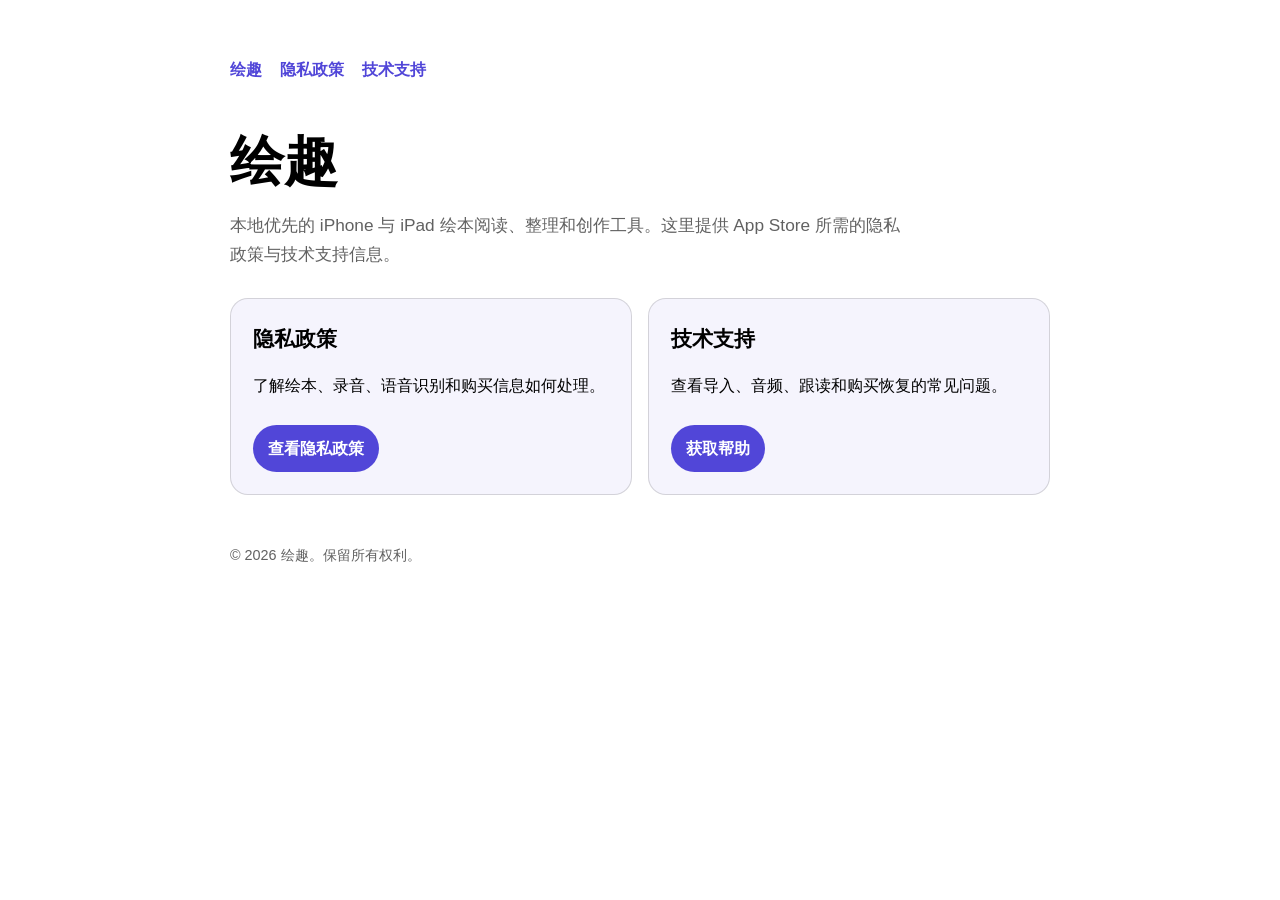
<file: index.html>
<!doctype html>
<html lang="zh-Hans">
<head>
  <meta charset="utf-8">
  <meta name="viewport" content="width=device-width, initial-scale=1">
  <meta name="description" content="绘趣 App 隐私政策与技术支持">
  <title>绘趣 · 支持</title>
  <link rel="stylesheet" href="./assets/style.css">
</head>
<body>
  <main>
    <nav aria-label="主要导航">
      <a href="./">绘趣</a>
      <a href="./privacy/">隐私政策</a>
      <a href="./support/">技术支持</a>
    </nav>

    <h1>绘趣</h1>
    <p class="lede">本地优先的 iPhone 与 iPad 绘本阅读、整理和创作工具。这里提供 App Store 所需的隐私政策与技术支持信息。</p>

    <div class="cards">
      <article class="card">
        <h2>隐私政策</h2>
        <p>了解绘本、录音、语音识别和购买信息如何处理。</p>
        <a class="button" href="./privacy/">查看隐私政策</a>
      </article>
      <article class="card">
        <h2>技术支持</h2>
        <p>查看导入、音频、跟读和购买恢复的常见问题。</p>
        <a class="button" href="./support/">获取帮助</a>
      </article>
    </div>

    <footer>© 2026 绘趣。保留所有权利。</footer>
  </main>
</body>
</html>
</file>
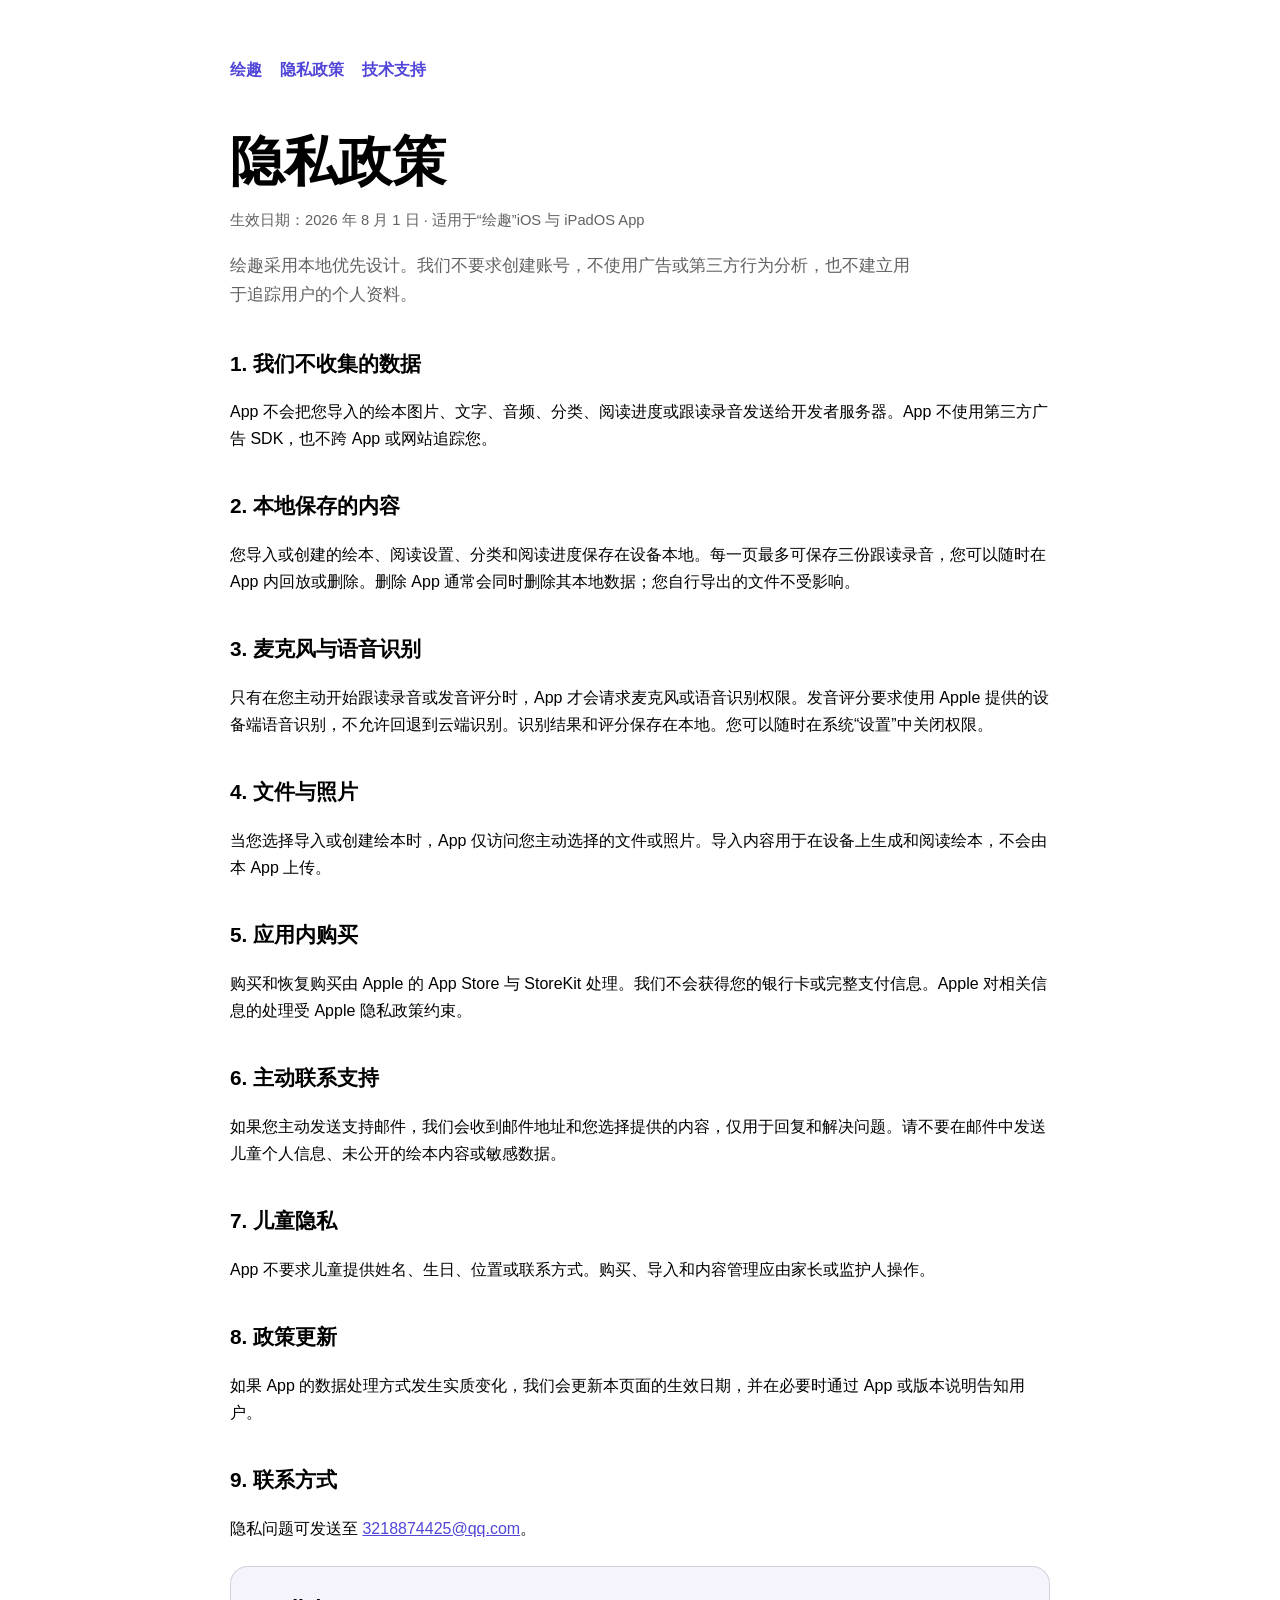
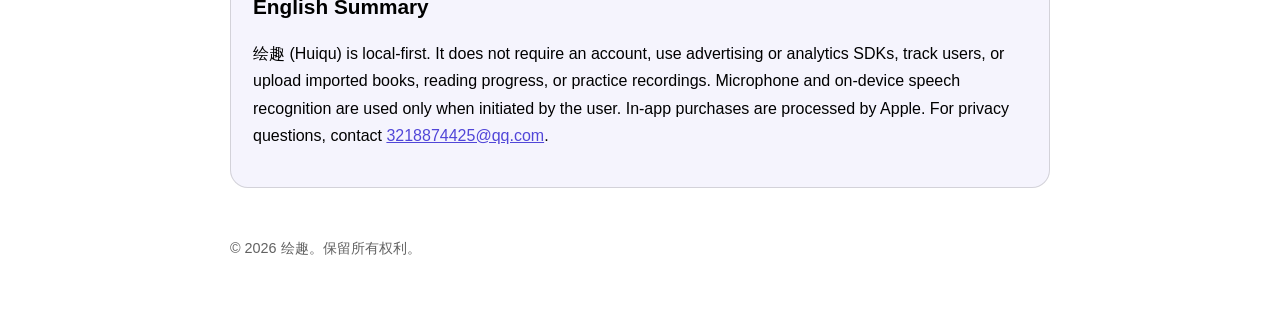
<file: privacy/index.html>
<!doctype html>
<html lang="zh-Hans">
<head>
  <meta charset="utf-8">
  <meta name="viewport" content="width=device-width, initial-scale=1">
  <meta name="description" content="绘趣 App 隐私政策">
  <title>隐私政策 · 绘趣</title>
  <link rel="stylesheet" href="../assets/style.css">
</head>
<body>
  <main>
    <nav aria-label="主要导航">
      <a href="../">绘趣</a>
      <a href="./">隐私政策</a>
      <a href="../support/">技术支持</a>
    </nav>

    <h1>隐私政策</h1>
    <p class="meta">生效日期：2026 年 8 月 1 日 · 适用于“绘趣”iOS 与 iPadOS App</p>
    <p class="lede">绘趣采用本地优先设计。我们不要求创建账号，不使用广告或第三方行为分析，也不建立用于追踪用户的个人资料。</p>

    <h2>1. 我们不收集的数据</h2>
    <p>App 不会把您导入的绘本图片、文字、音频、分类、阅读进度或跟读录音发送给开发者服务器。App 不使用第三方广告 SDK，也不跨 App 或网站追踪您。</p>

    <h2>2. 本地保存的内容</h2>
    <p>您导入或创建的绘本、阅读设置、分类和阅读进度保存在设备本地。每一页最多可保存三份跟读录音，您可以随时在 App 内回放或删除。删除 App 通常会同时删除其本地数据；您自行导出的文件不受影响。</p>

    <h2>3. 麦克风与语音识别</h2>
    <p>只有在您主动开始跟读录音或发音评分时，App 才会请求麦克风或语音识别权限。发音评分要求使用 Apple 提供的设备端语音识别，不允许回退到云端识别。识别结果和评分保存在本地。您可以随时在系统“设置”中关闭权限。</p>

    <h2>4. 文件与照片</h2>
    <p>当您选择导入或创建绘本时，App 仅访问您主动选择的文件或照片。导入内容用于在设备上生成和阅读绘本，不会由本 App 上传。</p>

    <h2>5. 应用内购买</h2>
    <p>购买和恢复购买由 Apple 的 App Store 与 StoreKit 处理。我们不会获得您的银行卡或完整支付信息。Apple 对相关信息的处理受 Apple 隐私政策约束。</p>

    <h2>6. 主动联系支持</h2>
    <p>如果您主动发送支持邮件，我们会收到邮件地址和您选择提供的内容，仅用于回复和解决问题。请不要在邮件中发送儿童个人信息、未公开的绘本内容或敏感数据。</p>

    <h2>7. 儿童隐私</h2>
    <p>App 不要求儿童提供姓名、生日、位置或联系方式。购买、导入和内容管理应由家长或监护人操作。</p>

    <h2>8. 政策更新</h2>
    <p>如果 App 的数据处理方式发生实质变化，我们会更新本页面的生效日期，并在必要时通过 App 或版本说明告知用户。</p>

    <h2>9. 联系方式</h2>
    <p>隐私问题可发送至 <a href="mailto:3218874425@qq.com?subject=%E7%BB%98%E8%B6%A3%E9%9A%90%E7%A7%81%E9%97%AE%E9%A2%98">3218874425@qq.com</a>。</p>

    <section class="card" lang="en">
      <h2>English Summary</h2>
      <p>绘趣 (Huiqu) is local-first. It does not require an account, use advertising or analytics SDKs, track users, or upload imported books, reading progress, or practice recordings. Microphone and on-device speech recognition are used only when initiated by the user. In-app purchases are processed by Apple. For privacy questions, contact <a href="mailto:3218874425@qq.com">3218874425@qq.com</a>.</p>
    </section>

    <footer>© 2026 绘趣。保留所有权利。</footer>
  </main>
</body>
</html>
</file>
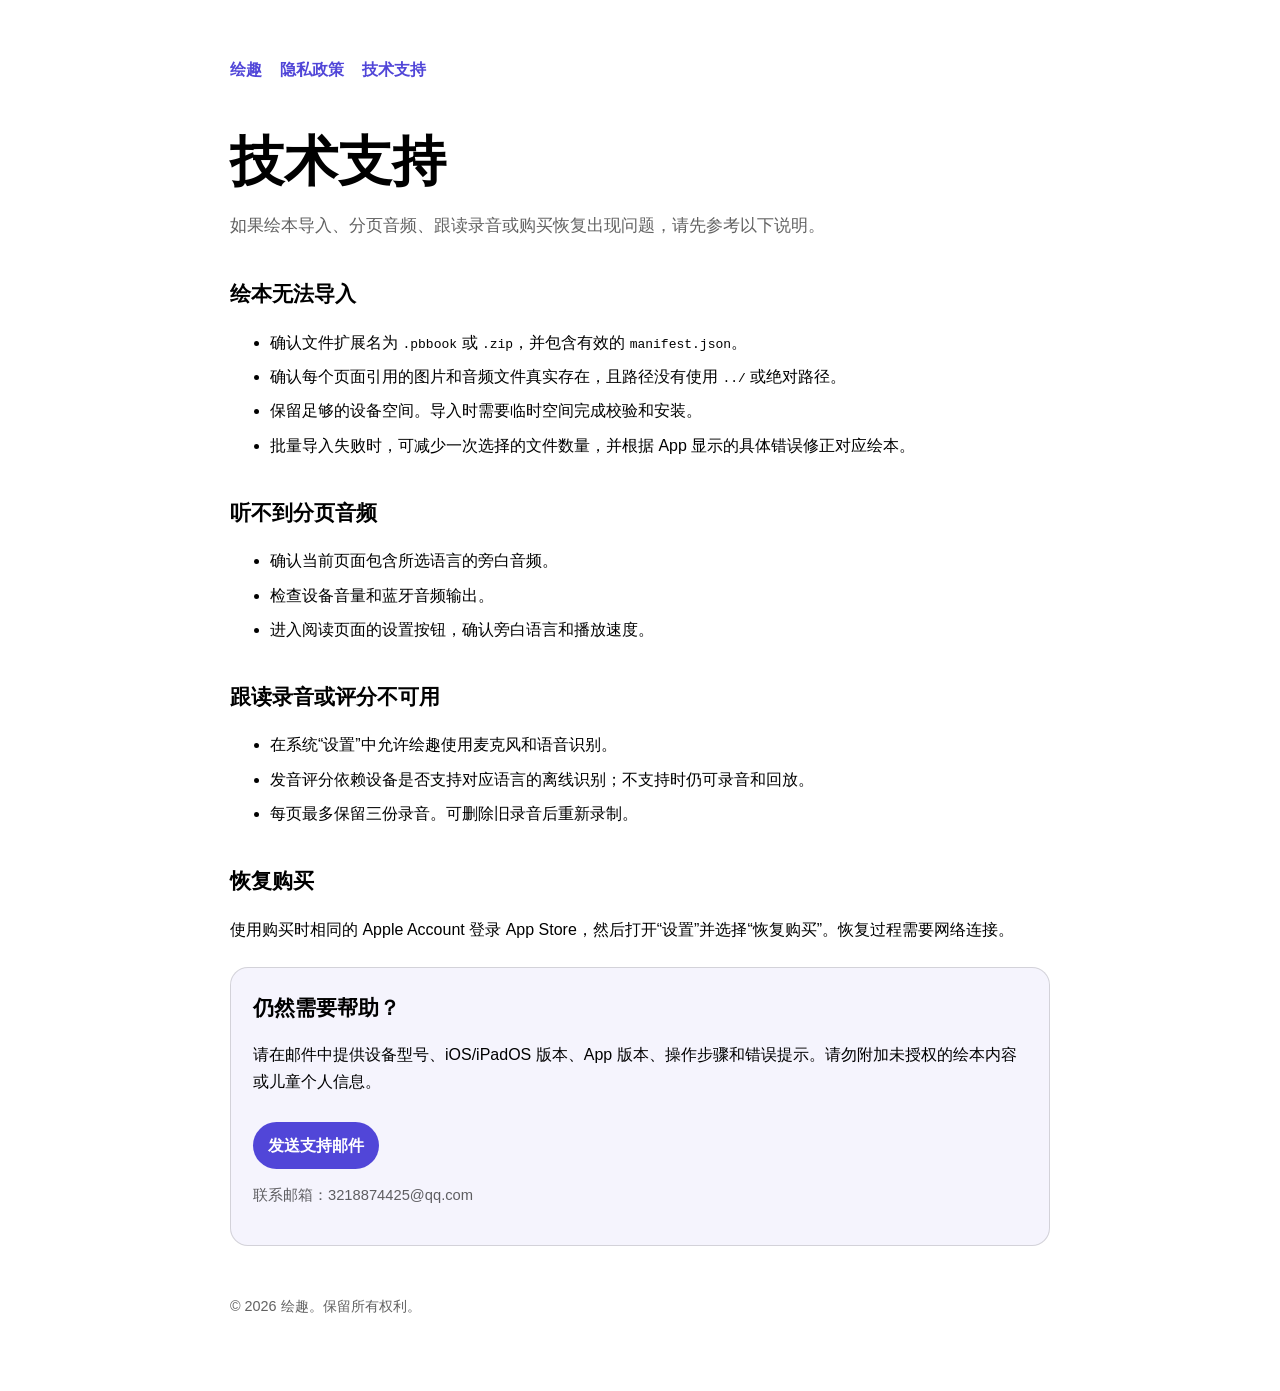
<file: support/index.html>
<!doctype html>
<html lang="zh-Hans">
<head>
  <meta charset="utf-8">
  <meta name="viewport" content="width=device-width, initial-scale=1">
  <meta name="description" content="绘趣 App 技术支持">
  <title>技术支持 · 绘趣</title>
  <link rel="stylesheet" href="../assets/style.css">
</head>
<body>
  <main>
    <nav aria-label="主要导航">
      <a href="../">绘趣</a>
      <a href="../privacy/">隐私政策</a>
      <a href="./">技术支持</a>
    </nav>

    <h1>技术支持</h1>
    <p class="lede">如果绘本导入、分页音频、跟读录音或购买恢复出现问题，请先参考以下说明。</p>

    <h2>绘本无法导入</h2>
    <ul>
      <li>确认文件扩展名为 <code>.pbbook</code> 或 <code>.zip</code>，并包含有效的 <code>manifest.json</code>。</li>
      <li>确认每个页面引用的图片和音频文件真实存在，且路径没有使用 <code>../</code> 或绝对路径。</li>
      <li>保留足够的设备空间。导入时需要临时空间完成校验和安装。</li>
      <li>批量导入失败时，可减少一次选择的文件数量，并根据 App 显示的具体错误修正对应绘本。</li>
    </ul>

    <h2>听不到分页音频</h2>
    <ul>
      <li>确认当前页面包含所选语言的旁白音频。</li>
      <li>检查设备音量和蓝牙音频输出。</li>
      <li>进入阅读页面的设置按钮，确认旁白语言和播放速度。</li>
    </ul>

    <h2>跟读录音或评分不可用</h2>
    <ul>
      <li>在系统“设置”中允许绘趣使用麦克风和语音识别。</li>
      <li>发音评分依赖设备是否支持对应语言的离线识别；不支持时仍可录音和回放。</li>
      <li>每页最多保留三份录音。可删除旧录音后重新录制。</li>
    </ul>

    <h2>恢复购买</h2>
    <p>使用购买时相同的 Apple Account 登录 App Store，然后打开“设置”并选择“恢复购买”。恢复过程需要网络连接。</p>

    <section class="card">
      <h2>仍然需要帮助？</h2>
      <p>请在邮件中提供设备型号、iOS/iPadOS 版本、App 版本、操作步骤和错误提示。请勿附加未授权的绘本内容或儿童个人信息。</p>
      <a class="button" href="mailto:3218874425@qq.com?subject=%E7%BB%98%E8%B6%A3%E6%8A%80%E6%9C%AF%E6%94%AF%E6%8C%81">发送支持邮件</a>
      <p class="meta">联系邮箱：3218874425@qq.com</p>
    </section>

    <footer>© 2026 绘趣。保留所有权利。</footer>
  </main>
</body>
</html>
</file>
<file: assets/style.css>
:root {
  color-scheme: light dark;
  --accent: #5146d8;
  --surface: color-mix(in srgb, Canvas 94%, var(--accent) 6%);
  --border: color-mix(in srgb, CanvasText 14%, transparent);
  --muted: color-mix(in srgb, CanvasText 62%, transparent);
}

* { box-sizing: border-box; }

body {
  margin: 0;
  background: Canvas;
  color: CanvasText;
  font-family: -apple-system, BlinkMacSystemFont, "SF Pro Text", "PingFang SC", sans-serif;
  line-height: 1.7;
}

main {
  width: min(820px, calc(100% - 32px));
  margin: 0 auto;
  padding: 56px 0 72px;
}

nav {
  display: flex;
  gap: 18px;
  margin-bottom: 48px;
  font-weight: 650;
}

a { color: var(--accent); }
nav a { text-decoration: none; }

h1 {
  margin: 0 0 8px;
  font-size: clamp(2rem, 6vw, 3.4rem);
  line-height: 1.15;
}

h2 {
  margin-top: 36px;
  font-size: 1.3rem;
}

.lede {
  max-width: 680px;
  color: var(--muted);
  font-size: 1.08rem;
}

.card {
  margin-top: 24px;
  padding: 22px;
  border: 1px solid var(--border);
  border-radius: 18px;
  background: var(--surface);
}

.cards {
  display: grid;
  grid-template-columns: repeat(auto-fit, minmax(250px, 1fr));
  gap: 16px;
  margin-top: 28px;
}

.cards .card { margin: 0; }
.card h2 { margin: 0 0 8px; }
.meta { color: var(--muted); font-size: .92rem; }
li + li { margin-top: 7px; }
footer { margin-top: 48px; color: var(--muted); font-size: .9rem; }

.button {
  display: inline-block;
  margin-top: 10px;
  padding: 10px 15px;
  border-radius: 999px;
  background: var(--accent);
  color: white;
  text-decoration: none;
  font-weight: 650;
}

@media (prefers-color-scheme: dark) {
  :root { --accent: #a9a2ff; }
  .button { color: #15102f; }
}
</file>
